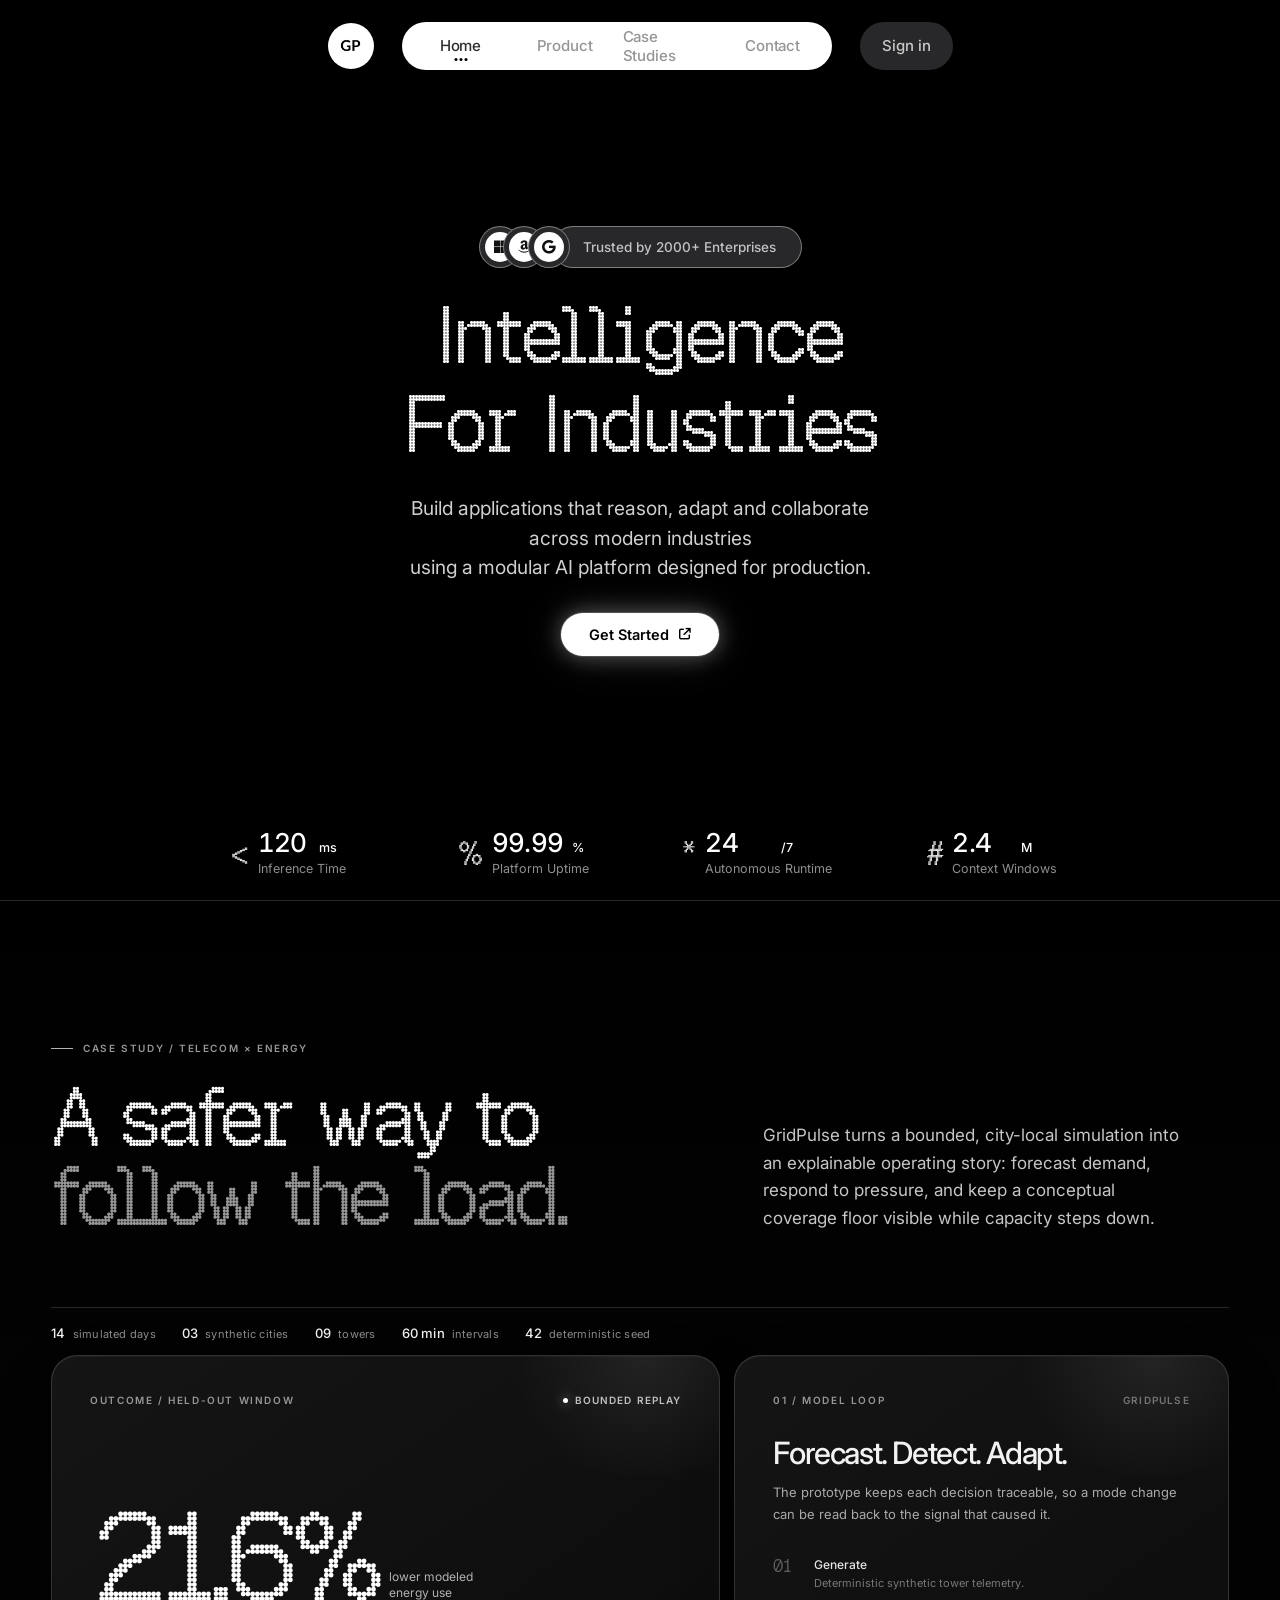
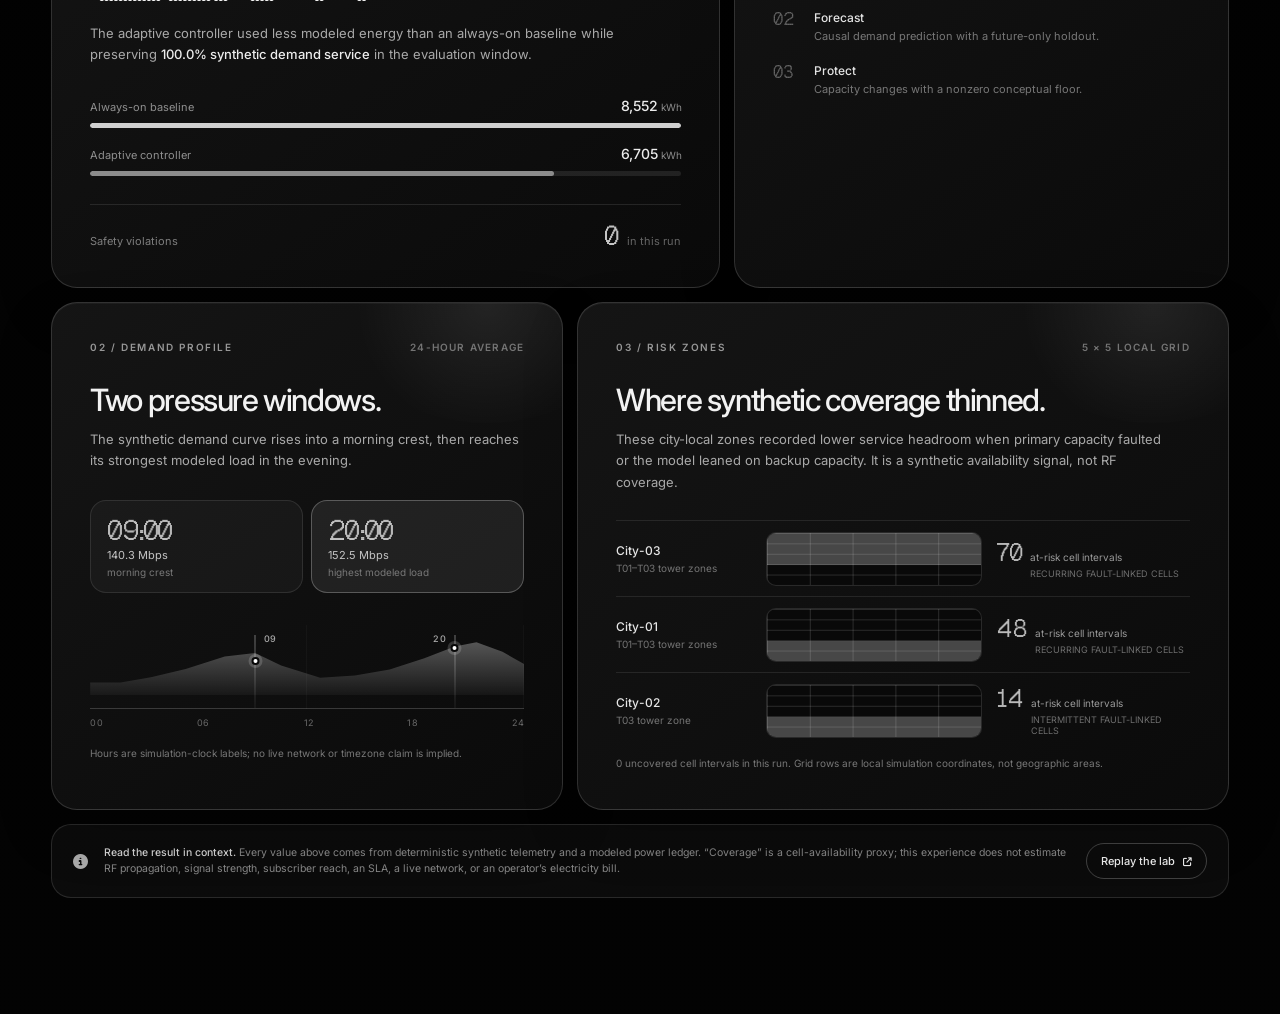
<file: index.html>
<!doctype html>
<html lang="en">
  <head>
    <meta charset="utf-8" />
    <meta name="viewport" content="width=device-width, initial-scale=1" />
    <meta name="theme-color" content="#000000" />
    <meta name="description" content="GridPulse — intelligence for industries." />
    <title>Intelligence For Industries</title>
    <link rel="preconnect" href="https://fonts.googleapis.com" />
    <link rel="preconnect" href="https://fonts.gstatic.com" crossorigin />
    <link href="https://fonts.googleapis.com/css2?family=Inter:wght@400;500;600&display=swap" rel="stylesheet" />
    <link href="https://db.onlinewebfonts.com/c/8cb707a9b8a73f8a7403336b861c3074?family=BubbledotICG-FinePos" rel="stylesheet" />
    <link
      rel="stylesheet"
      href="https://cdnjs.cloudflare.com/ajax/libs/font-awesome/6.5.2/css/all.min.css"
      integrity="sha512-SnH5WK+bZxgPHs44uWIX+LLJAJ9/2PkPKZ5QiAj6Ta86w+fsb2TkcmfRyVX3pBnMFcV7oQPJkl9QevSCWr3W6A=="
      crossorigin="anonymous"
      referrerpolicy="no-referrer"
    />
    <link rel="stylesheet" href="styles.css" />
  </head>
  <body>
    <div class="bg" aria-hidden="true">
      <video class="bg-video" autoplay muted loop playsinline preload="metadata">
        <source src="https://d8j0ntlcm91z4.cloudfront.net/user_38xzZboKViGWJOttwIXH07lWA1P/hf_20260809_012548_ef22562c-c0ae-4816-ad9d-f8922af4e6a7.mp4" type="video/mp4" />
      </video>
      <div class="bg-shade"></div>
    </div>

    <div class="page" id="home">
      <header class="site-header" aria-label="Primary navigation">
        <a class="logo-button" href="#home" aria-label="GridPulse home">
          <img src="assets/logo.webp" alt="" width="52" height="52" />
        </a>

        <nav class="desktop-nav" aria-label="Main navigation">
          <a class="is-active" href="#home">Home</a>
          <a href="lab.html">Product</a>
          <a href="#case-studies">Case Studies</a>
          <a href="#contact">Contact</a>
        </nav>

        <a class="sign-in" href="#contact">Sign in</a>

        <button class="menu-toggle" id="menu-toggle" type="button" aria-label="Open navigation" aria-controls="mobile-menu" aria-expanded="false">
          <span></span><span></span><span></span>
        </button>
      </header>

      <main class="hero" id="product">
        <div class="hero-inner">
          <div class="trust-row anim" style="--d: 0.05s">
            <div class="trust-avatars" aria-label="Microsoft, Amazon and Google">
              <span class="trust-avatar trust-avatar-one"><span><i class="fa-brands fa-microsoft" aria-hidden="true"></i></span></span>
              <span class="trust-avatar trust-avatar-two"><span><i class="fa-brands fa-amazon" aria-hidden="true"></i></span></span>
              <span class="trust-avatar trust-avatar-three"><span><i class="fa-brands fa-google" aria-hidden="true"></i></span></span>
            </div>
            <span class="trust-pill">Trusted by 2000+ Enterprises</span>
          </div>

          <h1 class="headline" aria-label="Intelligence For Industries">
            <span class="headline-line">Intelligence</span>
            <span class="headline-line">For Industries</span>
          </h1>

          <p class="subhead anim" style="--d: 0.28s">
            Build applications that reason, adapt and collaborate across modern industries<br class="desktop-break" />
            using a modular AI platform designed for production.
          </p>

          <button class="cta anim" style="--d: 0.4s" type="button" data-cta>
            <span>Get Started</span>
            <i class="fa-solid fa-arrow-up-right-from-square" aria-hidden="true"></i>
          </button>
        </div>
      </main>

      <footer class="stats-footer" aria-label="Platform highlights">
        <div class="stat anim" style="--d: 0.5s">
          <span class="stat-symbol" aria-hidden="true">&lt;</span>
          <div class="stat-copy"><strong data-counter data-target="120" data-decimals="0">0</strong><span class="stat-suffix">ms</span><small>Inference Time</small></div>
        </div>
        <div class="stat anim" style="--d: 0.58s">
          <span class="stat-symbol" aria-hidden="true">%</span>
          <div class="stat-copy"><strong data-counter data-target="99.99" data-decimals="2">0</strong><span class="stat-suffix">%</span><small>Platform Uptime</small></div>
        </div>
        <div class="stat anim" style="--d: 0.66s">
          <span class="stat-symbol" aria-hidden="true">*</span>
          <div class="stat-copy"><strong data-counter data-target="24" data-decimals="0">0</strong><span class="stat-suffix">/7</span><small>Autonomous Runtime</small></div>
        </div>
        <div class="stat anim" style="--d: 0.74s">
          <span class="stat-symbol" aria-hidden="true">#</span>
          <div class="stat-copy"><strong data-counter data-target="2.4" data-decimals="1">0</strong><span class="stat-suffix">M</span><small>Context Windows</small></div>
        </div>
      </footer>
    </div>

    <section class="case-study" id="case-studies" aria-labelledby="case-study-title">
      <div class="case-study-inner">
        <div class="case-study-heading">
          <div class="case-study-heading-copy">
            <p class="case-study-eyebrow"><span aria-hidden="true"></span>Case study / telecom × energy</p>
            <h2 id="case-study-title">A safer way to<br /><em>follow the load.</em></h2>
          </div>
          <p class="case-study-intro">
            GridPulse turns a bounded, city-local simulation into an explainable operating story: forecast demand,
            respond to pressure, and keep a conceptual coverage floor visible while capacity steps down.
          </p>
        </div>

        <div class="case-study-meta" aria-label="Simulation setup">
          <span><strong>14</strong> simulated days</span>
          <span><strong>03</strong> synthetic cities</span>
          <span><strong>09</strong> towers</span>
          <span><strong>60 min</strong> intervals</span>
          <span><strong>42</strong> deterministic seed</span>
        </div>

        <div class="case-study-results">
          <article class="case-card outcome-card">
            <div class="case-card-top">
              <span class="case-card-label">Outcome / held-out window</span>
              <span class="case-card-status"><i aria-hidden="true"></i>bounded replay</span>
            </div>
            <div class="outcome-lockup">
              <strong>21.6%</strong>
              <span>lower modeled<br />energy use</span>
            </div>
            <p>
              The adaptive controller used less modeled energy than an always-on baseline while preserving
              <strong>100.0% synthetic demand service</strong> in the evaluation window.
            </p>
            <div class="energy-compare" aria-label="Modeled energy comparison">
              <div class="energy-line">
                <span>Always-on baseline</span>
                <strong>8,552 <small>kWh</small></strong>
                <div class="energy-bar"><span class="energy-bar-fill energy-bar-baseline"></span></div>
              </div>
              <div class="energy-line">
                <span>Adaptive controller</span>
                <strong>6,705 <small>kWh</small></strong>
                <div class="energy-bar"><span class="energy-bar-fill energy-bar-adaptive"></span></div>
              </div>
            </div>
            <div class="outcome-foot"><span>Safety violations</span><strong>0</strong><span class="outcome-foot-note">in this run</span></div>
          </article>

          <article class="case-card method-card">
            <div class="case-card-top">
              <span class="case-card-label">01 / Model loop</span>
              <span class="case-card-index">GridPulse</span>
            </div>
            <h3>Forecast. Detect. Adapt.</h3>
            <p>The prototype keeps each decision traceable, so a mode change can be read back to the signal that caused it.</p>
            <ol class="method-list">
              <li><span>01</span><div><strong>Generate</strong><small>Deterministic synthetic tower telemetry.</small></div></li>
              <li><span>02</span><div><strong>Forecast</strong><small>Causal demand prediction with a future-only holdout.</small></div></li>
              <li><span>03</span><div><strong>Protect</strong><small>Capacity changes with a nonzero conceptual floor.</small></div></li>
            </ol>
          </article>
        </div>

        <div class="case-study-detail-grid">
          <article class="case-card peak-card">
            <div class="case-card-top">
              <span class="case-card-label">02 / Demand profile</span>
              <span class="case-card-index">24-hour average</span>
            </div>
            <h3>Two pressure windows.</h3>
            <p>The synthetic demand curve rises into a morning crest, then reaches its strongest modeled load in the evening.</p>
            <div class="peak-readouts">
              <div class="peak-readout"><strong>09:00</strong><span>140.3 Mbps</span><small>morning crest</small></div>
              <div class="peak-readout peak-readout-highlight"><strong>20:00</strong><span>152.5 Mbps</span><small>highest modeled load</small></div>
            </div>
            <div class="peak-chart" aria-hidden="true">
              <span class="peak-curve"></span>
              <span class="peak-marker peak-marker-morning"><i></i><b>09</b></span>
              <span class="peak-marker peak-marker-evening"><i></i><b>20</b></span>
            </div>
            <div class="peak-axis" aria-hidden="true"><span>00</span><span>06</span><span>12</span><span>18</span><span>24</span></div>
            <p class="case-card-note">Hours are simulation-clock labels; no live network or timezone claim is implied.</p>
          </article>

          <article class="case-card risk-card">
            <div class="case-card-top">
              <span class="case-card-label">03 / Risk zones</span>
              <span class="case-card-index">5 × 5 local grid</span>
            </div>
            <h3>Where synthetic coverage thinned.</h3>
            <p>These city-local zones recorded lower service headroom when primary capacity faulted or the model leaned on backup capacity. It is a synthetic availability signal, not RF coverage.</p>
            <div class="risk-zones">
              <div class="risk-zone">
                <div class="risk-zone-head"><strong>City-03</strong><span>T01–T03 tower zones</span></div>
                <div class="risk-map risk-map-upper" aria-hidden="true"></div>
                <div class="risk-zone-value"><strong>70</strong><span>at-risk cell intervals</span><small>recurring fault-linked cells</small></div>
              </div>
              <div class="risk-zone">
                <div class="risk-zone-head"><strong>City-01</strong><span>T01–T03 tower zones</span></div>
                <div class="risk-map risk-map-lower" aria-hidden="true"></div>
                <div class="risk-zone-value"><strong>48</strong><span>at-risk cell intervals</span><small>recurring fault-linked cells</small></div>
              </div>
              <div class="risk-zone">
                <div class="risk-zone-head"><strong>City-02</strong><span>T03 tower zone</span></div>
                <div class="risk-map risk-map-lower" aria-hidden="true"></div>
                <div class="risk-zone-value"><strong>14</strong><span>at-risk cell intervals</span><small>intermittent fault-linked cells</small></div>
              </div>
            </div>
            <p class="case-card-note">0 uncovered cell intervals in this run. Grid rows are local simulation coordinates, not geographic areas.</p>
          </article>
        </div>

        <div class="case-study-disclaimer">
          <i class="fa-solid fa-circle-info" aria-hidden="true"></i>
          <p><strong>Read the result in context.</strong> Every value above comes from deterministic synthetic telemetry and a modeled power ledger. “Coverage” is a cell-availability proxy; this experience does not estimate RF propagation, signal strength, subscriber reach, an SLA, a live network, or an operator’s electricity bill.</p>
          <a class="case-study-link" href="lab.html">Replay the lab <i class="fa-solid fa-arrow-up-right-from-square" aria-hidden="true"></i></a>
        </div>
      </div>
    </section>

    <div class="mobile-menu" id="mobile-menu" hidden>
      <button class="menu-scrim" type="button" aria-label="Close navigation" data-menu-close></button>
      <nav class="menu-sheet" aria-label="Mobile navigation">
        <a class="is-active" href="#home">Home</a>
        <a href="lab.html">Product</a>
        <a href="#case-studies">Case Studies</a>
        <a href="#contact">Contact</a>
        <a class="mobile-sign-in" href="#contact">Sign in</a>
      </nav>
    </div>

    <div class="toast" id="toast" role="status" aria-live="polite" aria-hidden="true"></div>
    <script src="main.js"></script>
  </body>
</html>
</file>
<file: styles.css>
:root {
  --bg: #000000;
  --text: #ffffff;
  --muted: #8e8e8e;
  --nav-text: #2e2e2e;
  --pill-dark: #28282a;
  --sign-in-text: #c8c8c8;
  --nav-shadow: 0 4px 14px rgba(0, 0, 0, 0.16);
  --trust-bg: #28282a;
  --trust-border: rgba(255, 255, 255, 0.4);
  --trust-text: #c4c2c3;
  --font-sans: "Inter", "Segoe UI", system-ui, sans-serif;
  --font-display: "BubbledotICG-FinePos", "Geist Pixel Circle", monospace;
  --case-border: rgba(255, 255, 255, .15);
  --case-muted: #979797;
  --case-surface: rgba(12, 12, 12, .86);
}

@font-face {
  font-family: "Geist Pixel Circle";
  src: url("fonts/GeistPixel-Circle.woff2") format("woff2");
  font-weight: 400;
  font-style: normal;
  font-display: swap;
}

*, *::before, *::after { box-sizing: border-box; }

html {
  min-width: 320px;
  height: 100%;
  background: var(--bg);
  scroll-behavior: smooth;
}

body {
  height: auto;
  min-height: 100%;
  min-width: 320px;
  margin: 0;
  overflow-x: hidden;
  overflow-y: auto;
  color: var(--text);
  background: var(--bg);
  font-family: var(--font-sans);
  -webkit-font-smoothing: antialiased;
  text-rendering: optimizeLegibility;
}

body.menu-open { overflow: hidden; }

button, a { font: inherit; }
button { border: 0; cursor: pointer; }
a { color: inherit; text-decoration: none; }

button:focus-visible, a:focus-visible {
  outline: 2px solid rgba(255, 255, 255, .9);
  outline-offset: 4px;
}

[hidden] { display: none !important; }

.bg {
  position: fixed;
  z-index: 0;
  inset: 0;
  overflow: hidden;
  background: #000;
}

.bg-video {
  position: absolute;
  z-index: 0;
  inset: 0;
  width: 100%;
  height: 100%;
  object-fit: cover;
  pointer-events: none;
}

.bg-shade {
  position: absolute;
  z-index: 1;
  inset: 0;
  pointer-events: none;
  background:
    radial-gradient(circle at 50% 45%, rgba(0, 0, 0, .06), rgba(0, 0, 0, .46) 78%),
    linear-gradient(180deg, rgba(0, 0, 0, .32), rgba(0, 0, 0, .16) 45%, rgba(0, 0, 0, .54));
}

.page {
  position: relative;
  z-index: 1;
  display: flex;
  width: 100%;
  height: 100vh;
  height: 100dvh;
  min-height: 480px;
  flex-direction: column;
  align-items: center;
  overflow: hidden;
  padding: clamp(16px, 2.4vh, 28px) clamp(14px, 3vw, 32px);
}

.case-study {
  position: relative;
  z-index: 1;
  padding: clamp(84px, 11vw, 148px) clamp(14px, 4vw, 56px) clamp(76px, 9vw, 126px);
  border-top: 1px solid rgba(255, 255, 255, .14);
  background: linear-gradient(180deg, rgba(0, 0, 0, .76), rgba(3, 3, 3, .94) 28%, rgba(3, 3, 3, .98));
}

.case-study-inner { width: min(1180px, 100%); margin: 0 auto; }

.case-study-heading {
  display: grid;
  grid-template-columns: minmax(0, 1fr) minmax(290px, .75fr);
  gap: clamp(34px, 7vw, 104px);
  align-items: end;
}

.case-study-eyebrow,
.case-card-label,
.case-card-index,
.case-card-status {
  margin: 0;
  color: var(--case-muted);
  font-size: 10px;
  font-weight: 600;
  letter-spacing: .16em;
  line-height: 1.3;
  text-transform: uppercase;
}

.case-study-eyebrow { display: flex; align-items: center; gap: 10px; }
.case-study-eyebrow > span { width: 22px; height: 1px; background: rgba(255, 255, 255, .7); }

.case-study-heading h2 {
  max-width: 760px;
  margin: 23px 0 0;
  color: #fff;
  font-family: var(--font-display);
  font-size: clamp(44px, 6.6vw, 82px);
  font-weight: 400;
  letter-spacing: -.075em;
  line-height: .96;
}

.case-study-heading h2 em { color: #979797; font-style: normal; }

.case-study-intro {
  max-width: 430px;
  margin: 0 0 3px;
  color: #c6c6c6;
  font-size: clamp(15px, 1.55vw, 17px);
  line-height: 1.62;
}

.case-study-meta {
  display: flex;
  flex-wrap: wrap;
  gap: 10px 26px;
  margin-top: clamp(44px, 6vw, 72px);
  border-top: 1px solid var(--case-border);
  padding-top: 17px;
  color: #8c8c8c;
  font-size: 11px;
  letter-spacing: .02em;
}

.case-study-meta span { display: inline-flex; align-items: baseline; gap: 7px; }
.case-study-meta strong { color: #f2f2f2; font-size: 13px; font-weight: 500; }

.case-study-results,
.case-study-detail-grid {
  display: grid;
  gap: 14px;
}

.case-study-results {
  grid-template-columns: minmax(0, 1.15fr) minmax(310px, .85fr);
  margin-top: 14px;
}

.case-study-detail-grid {
  grid-template-columns: minmax(0, .88fr) minmax(0, 1.12fr);
  margin-top: 14px;
}

.case-card {
  position: relative;
  overflow: hidden;
  border: 1px solid var(--case-border);
  border-radius: 26px;
  background: linear-gradient(145deg, rgba(23, 23, 23, .9), var(--case-surface));
  box-shadow: 0 22px 56px rgba(0, 0, 0, .18), inset 0 1px rgba(255, 255, 255, .04);
}

.case-card::before {
  position: absolute;
  top: -120px;
  right: -80px;
  width: 310px;
  height: 240px;
  border-radius: 50%;
  content: "";
  background: radial-gradient(circle, rgba(255, 255, 255, .08), transparent 67%);
  pointer-events: none;
}

.case-card-top,
.case-card > h3,
.case-card > p,
.case-card > .outcome-lockup,
.case-card > .energy-compare,
.case-card > .outcome-foot,
.case-card > .method-list,
.case-card > .peak-readouts,
.case-card > .peak-chart,
.case-card > .peak-axis,
.case-card > .risk-zones {
  position: relative;
  z-index: 1;
}

.case-card-top { display: flex; align-items: center; justify-content: space-between; gap: 16px; }
.case-card-status { display: inline-flex; align-items: center; gap: 7px; color: #c1c1c1; letter-spacing: .11em; }
.case-card-status i { width: 5px; height: 5px; border-radius: 50%; background: #fff; box-shadow: 0 0 12px rgba(255, 255, 255, .65); }
.case-card-index { color: #747474; letter-spacing: .12em; white-space: nowrap; }

.outcome-card,
.method-card,
.peak-card,
.risk-card { padding: clamp(24px, 3vw, 38px); }

.outcome-card { min-height: 430px; }

.outcome-lockup { display: flex; align-items: flex-end; gap: 16px; margin: clamp(62px, 8vw, 102px) 0 17px; }
.outcome-lockup strong { color: #fff; font-family: var(--font-display); font-size: clamp(70px, 10vw, 124px); font-weight: 400; letter-spacing: -.09em; line-height: .78; }
.outcome-lockup span { padding-bottom: 5px; color: #b2b2b2; font-size: 12px; line-height: 1.35; }

.outcome-card > p,
.method-card > p,
.peak-card > p,
.risk-card > p {
  max-width: 560px;
  margin: 0;
  color: #a9a9a9;
  font-size: 13px;
  line-height: 1.65;
}

.outcome-card > p strong { color: #ededed; font-weight: 500; }

.energy-compare { display: grid; gap: 17px; margin-top: 31px; }
.energy-line { display: grid; grid-template-columns: 1fr auto; gap: 9px 15px; align-items: baseline; }
.energy-line > span { color: #8f8f8f; font-size: 11px; }
.energy-line > strong { color: #ebebeb; font-size: 14px; font-weight: 500; letter-spacing: -.02em; }
.energy-line small { color: #8d8d8d; font-size: 10px; font-weight: 400; }
.energy-bar { grid-column: 1 / -1; height: 5px; overflow: hidden; border-radius: 99px; background: rgba(255, 255, 255, .09); }
.energy-bar-fill { display: block; height: 100%; border-radius: inherit; background: #eee; }
.energy-bar-baseline { width: 100%; opacity: .85; }
.energy-bar-adaptive { width: 78.4%; background: #8c8c8c; }

.outcome-foot { display: flex; align-items: baseline; gap: 8px; margin-top: 28px; border-top: 1px solid rgba(255, 255, 255, .1); padding-top: 17px; color: #7e7e7e; font-size: 11px; }
.outcome-foot strong { margin-left: auto; color: #fff; font-family: var(--font-display); font-size: 27px; font-weight: 400; line-height: 1; }
.outcome-foot-note { color: #656565; }

.method-card h3,
.peak-card h3,
.risk-card h3 {
  margin: 29px 0 13px;
  color: #f2f2f2;
  font-size: clamp(23px, 2.4vw, 31px);
  font-weight: 500;
  letter-spacing: -.045em;
  line-height: 1.08;
}

.method-list { display: grid; gap: 18px; margin: 32px 0 0; padding: 0; list-style: none; }
.method-list li { display: grid; grid-template-columns: 29px 1fr; gap: 12px; align-items: start; }
.method-list li > span { color: #777; font-family: var(--font-display); font-size: 18px; line-height: 1; }
.method-list strong { display: block; color: #e4e4e4; font-size: 12px; font-weight: 500; }
.method-list small { display: block; margin-top: 4px; color: #777; font-size: 11px; line-height: 1.45; }

.peak-card,
.risk-card { min-height: 430px; }

.peak-readouts { display: grid; grid-template-columns: repeat(2, minmax(0, 1fr)); gap: 8px; margin-top: 28px; }
.peak-readout { display: grid; gap: 4px; border: 1px solid rgba(255, 255, 255, .1); border-radius: 16px; padding: 15px 16px 14px; background: rgba(255, 255, 255, .035); }
.peak-readout-highlight { border-color: rgba(255, 255, 255, .25); background: rgba(255, 255, 255, .08); }
.peak-readout strong { color: #f0f0f0; font-family: var(--font-display); font-size: 28px; font-weight: 400; letter-spacing: -.06em; line-height: 1; }
.peak-readout span { color: #c4c4c4; font-size: 11px; }
.peak-readout small { color: #777; font-size: 10px; }

.peak-chart { height: 84px; margin-top: 32px; overflow: hidden; border-bottom: 1px solid rgba(255, 255, 255, .18); background: repeating-linear-gradient(to right, transparent 0, transparent calc(25% - 1px), rgba(255, 255, 255, .055) 25%); }
.peak-curve { position: absolute; inset: 11px 0 13px; background: linear-gradient(180deg, rgba(255, 255, 255, .33), rgba(255, 255, 255, .04)); clip-path: polygon(0 79%, 7% 79%, 14% 70%, 22% 56%, 31% 35%, 38% 29%, 44% 50%, 53% 71%, 61% 67%, 69% 57%, 77% 38%, 84% 18%, 89% 11%, 95% 27%, 100% 48%, 100% 100%, 0 100%); }
.peak-marker { position: absolute; top: 10px; bottom: 0; width: 1px; transform: translateX(-50%); }
.peak-marker::before { position: absolute; inset: 0; content: ""; background: linear-gradient(180deg, rgba(255, 255, 255, .42), rgba(255, 255, 255, .08)); }
.peak-marker i { position: absolute; top: 26%; left: 50%; width: 8px; height: 8px; border: 2px solid #080808; border-radius: 50%; background: #fff; box-shadow: 0 0 0 3px rgba(255, 255, 255, .16); transform: translateX(-50%); }
.peak-marker b { position: absolute; top: -2px; left: 9px; color: #aaa; font-size: 9px; font-weight: 500; letter-spacing: .06em; }
.peak-marker-morning { left: 38%; }
.peak-marker-morning i { top: 30%; }
.peak-marker-evening { left: 84%; }
.peak-marker-evening i { top: 12%; }
.peak-marker-evening b { left: auto; right: 9px; }
.peak-axis { display: flex; justify-content: space-between; margin-top: 8px; color: #686868; font-size: 9px; letter-spacing: .05em; }

.case-card-note { margin-top: 18px !important; color: #777 !important; font-size: 10px !important; line-height: 1.5 !important; }

.risk-zones { display: grid; gap: 10px; margin-top: 27px; }
.risk-zone { display: grid; grid-template-columns: minmax(112px, .63fr) minmax(105px, 1fr) minmax(132px, .9fr); gap: 14px; align-items: center; border-top: 1px solid rgba(255, 255, 255, .09); padding-top: 11px; }
.risk-zone-head { display: grid; gap: 4px; }
.risk-zone-head strong { color: #e6e6e6; font-size: 12px; font-weight: 500; }
.risk-zone-head span { color: #747474; font-size: 10px; line-height: 1.3; }
.risk-map { position: relative; isolation: isolate; min-height: 54px; overflow: hidden; border: 1px solid rgba(255, 255, 255, .13); border-radius: 10px; background-color: #090909; }
.risk-map::before { position: absolute; z-index: 0; top: 0; right: 0; left: 0; height: 60%; content: ""; background: rgba(255, 255, 255, .25); }
.risk-map-lower::before { top: auto; bottom: 0; height: 40%; background: rgba(255, 255, 255, .25); }
.risk-map::after { position: absolute; z-index: 1; inset: 0; content: ""; background-image: linear-gradient(to right, rgba(255, 255, 255, .14) 1px, transparent 1px), linear-gradient(to bottom, rgba(255, 255, 255, .14) 1px, transparent 1px); background-size: 20% 100%, 100% 20%; }
.risk-zone-value { display: grid; grid-template-columns: auto 1fr; gap: 3px 8px; align-items: baseline; }
.risk-zone-value strong { color: #f1f1f1; font-family: var(--font-display); font-size: 25px; font-weight: 400; letter-spacing: -.04em; line-height: 1; }
.risk-zone-value span { color: #999; font-size: 10px; line-height: 1.25; }
.risk-zone-value small { grid-column: 2; color: #6e6e6e; font-size: 9px; text-transform: uppercase; }

.case-study-disclaimer { display: grid; grid-template-columns: auto 1fr auto; gap: 16px; align-items: center; margin-top: 14px; border: 1px solid rgba(255, 255, 255, .12); border-radius: 20px; padding: 18px 21px; background: rgba(255, 255, 255, .035); }
.case-study-disclaimer > i { color: #aaa; font-size: 15px; }
.case-study-disclaimer p { margin: 0; color: #888; font-size: 10.5px; line-height: 1.55; }
.case-study-disclaimer p strong { color: #d3d3d3; font-weight: 500; }
.case-study-link { display: inline-flex; align-items: center; gap: 8px; flex: 0 0 auto; border: 1px solid rgba(255, 255, 255, .22); border-radius: 999px; padding: 10px 14px; color: #ededed; font-size: 11px; font-weight: 500; transition: border-color .2s ease, background .2s ease, transform .2s ease; }
.case-study-link:hover { border-color: rgba(255, 255, 255, .55); background: rgba(255, 255, 255, .08); transform: translateY(-1px); }
.case-study-link i { font-size: 9px; }

@media (max-width: 780px) {
  .case-study-heading { grid-template-columns: 1fr; gap: 27px; }
  .case-study-intro { max-width: 620px; }
  .case-study-results,
  .case-study-detail-grid { grid-template-columns: 1fr; }
}

.site-header,
.hero,
.stats-footer {
  position: relative;
  z-index: 1;
}

.site-header {
  display: flex;
  width: min(100%, 720px);
  flex: 0 0 auto;
  align-items: center;
  justify-content: center;
  gap: clamp(18px, 2.8vw, 28px);
  animation: slideDown .7s cubic-bezier(.22, 1, .36, 1) both;
}

.logo-button,
.logo-button img {
  width: clamp(40px, 4.4vw, 46px);
  height: clamp(40px, 4.4vw, 46px);
}

.logo-button {
  display: grid;
  flex: 0 0 auto;
  place-items: center;
  overflow: hidden;
  border-radius: 50%;
  background: #fff;
  box-shadow: var(--nav-shadow);
  transition: transform .2s ease;
}

.logo-button:hover { transform: scale(1.04); }
.logo-button img { width: 72%; height: 72%; object-fit: contain; }

.desktop-nav {
  display: flex;
  min-width: 0;
  max-width: 430px;
  height: clamp(44px, 5.2vw, 48px);
  flex: 1;
  align-items: center;
  justify-content: space-around;
  gap: 2px;
  border-radius: 999px;
  padding: 4px 8px;
  background: #fff;
  box-shadow: var(--nav-shadow);
}

.desktop-nav a {
  position: relative;
  display: grid;
  height: 100%;
  flex: 1;
  place-items: center;
  padding: 0 5px;
  color: var(--nav-text);
  font-size: clamp(13px, 1.4vw, 15px);
  font-weight: 500;
  letter-spacing: -.01em;
  opacity: .5;
  transition: opacity .2s ease;
}

.desktop-nav a:hover { opacity: .75; }
.desktop-nav a.is-active { opacity: 1; }
.desktop-nav a.is-active::after,
.menu-sheet a.is-active::after {
  position: absolute;
  bottom: 5px;
  left: 50%;
  width: 3px;
  height: 3px;
  border-radius: 50%;
  content: "";
  background: #000;
  box-shadow: -5px 0 #000, 5px 0 #000;
  transform: translateX(-50%);
}

.sign-in {
  display: grid;
  height: clamp(44px, 5.2vw, 48px);
  flex: 0 0 auto;
  place-items: center;
  border-radius: 999px;
  padding: 0 clamp(16px, 2.3vw, 22px);
  color: var(--sign-in-text);
  background: var(--pill-dark);
  box-shadow: var(--nav-shadow);
  font-size: clamp(13px, 1.4vw, 15px);
  font-weight: 500;
  transition: background .2s ease, color .2s ease, transform .2s ease;
}

.sign-in:hover { color: #fff; background: #323234; transform: translateY(-1px); }

.menu-toggle {
  display: none;
  width: 48px;
  height: 48px;
  place-items: center;
  border-radius: 50%;
  background: var(--pill-dark);
  box-shadow: var(--nav-shadow);
  transition: background .2s ease;
}

.menu-toggle span {
  position: absolute;
  width: 18px;
  height: 1.5px;
  border-radius: 99px;
  background: #fff;
  transition: transform .25s ease, background .2s ease;
}

.menu-toggle span:nth-child(1) { transform: translateY(-6px); }
.menu-toggle span:nth-child(3) { transform: translateY(6px); }
.menu-toggle[aria-expanded="true"] { background: #fff; }
.menu-toggle[aria-expanded="true"] span { background: #000; }
.menu-toggle[aria-expanded="true"] span:nth-child(1) { transform: rotate(45deg); }
.menu-toggle[aria-expanded="true"] span:nth-child(2) { opacity: 0; }
.menu-toggle[aria-expanded="true"] span:nth-child(3) { transform: rotate(-45deg); }

.hero {
  display: flex;
  width: 100%;
  min-height: 0;
  flex: 1 1 auto;
  align-items: center;
  justify-content: center;
  text-align: center;
}

.hero-inner {
  display: flex;
  width: min(100%, 900px);
  flex-direction: column;
  align-items: center;
  justify-content: center;
  padding: 20px 0;
}

.trust-row {
  --trust-size: clamp(36px, 4.5vw, 42px);
  display: inline-flex;
  height: var(--trust-size);
  align-items: center;
  margin-bottom: clamp(16px, 2.5vh, 26px);
}

.trust-avatars { display: flex; height: 100%; align-items: center; }
.trust-avatar {
  position: relative;
  z-index: 1;
  display: grid;
  width: var(--trust-size);
  height: var(--trust-size);
  flex: 0 0 auto;
  place-items: center;
  border: 1px solid var(--trust-border);
  border-radius: 50%;
  padding: 5px;
  background: var(--trust-bg);
  transition: transform .35s ease;
}

.trust-avatar > span {
  display: grid;
  width: 100%;
  height: 100%;
  place-items: center;
  border-radius: 50%;
  color: #111;
  background: #fff;
}

.trust-avatar i { font-size: calc(var(--trust-size) * .34); }
.trust-avatar + .trust-avatar { margin-left: calc(var(--trust-size) * -.42); }
.trust-avatar-one:hover { transform: translateY(-2px); }
.trust-avatar-two { z-index: 2; }.trust-avatar-two:hover { transform: translateY(-4px); }
.trust-avatar-three { z-index: 4; }.trust-avatar-three:hover { transform: translateY(-2px); }

.trust-pill {
  z-index: 3;
  display: grid;
  height: var(--trust-size);
  place-items: center;
  margin-left: calc(var(--trust-size) * -.42);
  border: 1px solid var(--trust-border);
  border-radius: 999px;
  padding: 0 calc(var(--trust-size) * .58) 0 calc(var(--trust-size) * .72);
  color: var(--trust-text);
  background: var(--trust-bg);
  font-size: clamp(12px, 1.4vw, 13.5px);
  font-weight: 500;
  white-space: nowrap;
}

.headline {
  max-width: 100%;
  margin: 0;
  overflow: hidden;
  color: #fff;
  font-family: var(--font-display);
  font-size: clamp(28px, 6.2vw, 80px);
  font-weight: 400;
  letter-spacing: -.04em;
  line-height: 1.12;
  text-align: center;
  white-space: nowrap;
}

.headline-line {
  display: block;
  opacity: 0;
  transform: translateY(14px);
  animation: headlineFade .85s cubic-bezier(.22, 1, .36, 1) forwards;
}

.headline-line:first-child { animation-delay: .12s; }
.headline-line:last-child { animation-delay: .3s; }

.subhead {
  max-width: min(500px, 92%);
  margin: clamp(18px, 2.8vh, 28px) 0 0;
  color: #d0d0d0;
  font-size: clamp(calc(13.5px + 2pt), calc(1.55vw + 2pt), calc(16.5px + 2pt));
  font-weight: 400;
  line-height: 1.55;
  opacity: .8;
}

.cta {
  display: inline-flex;
  align-items: center;
  gap: 10px;
  margin-top: clamp(22px, 3.3vh, 34px);
  border-radius: 999px;
  padding: clamp(11px, 1.6vh, 13px) clamp(22px, 3vw, 28px);
  color: #000;
  background: #fff;
  box-shadow: 0 0 0 1px rgba(255,255,255,.15), 0 0 22px rgba(255,255,255,.32), 0 0 44px rgba(255,255,255,.12);
  font-size: clamp(13.5px, 1.5vw, 14.5px);
  font-weight: 600;
  transition: transform .2s ease, box-shadow .2s ease;
}

.cta:hover {
  transform: translateY(-2px) scale(1.02);
  box-shadow: 0 0 0 1px rgba(255,255,255,.2), 0 0 28px rgba(255,255,255,.46), 0 0 58px rgba(255,255,255,.18);
}

.cta i { font-size: .8em; }

.stats-footer {
  display: grid;
  width: min(100%, 920px);
  flex: 0 0 auto;
  grid-template-columns: repeat(4, 1fr);
  gap: 18px;
  padding: clamp(10px, 2vh, 20px) 0 2px;
}

.stat {
  display: flex;
  min-width: 0;
  align-items: center;
  justify-content: center;
  gap: 9px;
  text-align: left;
}

.stat-symbol {
  flex: 0 0 auto;
  color: #fff;
  font-family: var(--font-display);
  font-size: clamp(22px, 3vw, 33px);
  line-height: 1;
}

.stat-copy { display: grid; grid-template-columns: auto auto; align-items: baseline; column-gap: 4px; min-width: 0; }
.stat-copy strong { color: #fff; font-size: clamp(18px, 2.2vw, 26px); font-variant-numeric: tabular-nums; font-weight: 500; letter-spacing: -.025em; line-height: 1; }
.stat-suffix { color: #fff; font-size: clamp(11px, 1.2vw, 12.5px); font-weight: 500; }
.stat-copy small { grid-column: 1 / -1; margin-top: 5px; color: var(--muted); font-size: clamp(11px, 1.2vw, 12.5px); white-space: nowrap; }

.anim { opacity: 0; filter: blur(6px); transform: translateY(22px) scale(.98); animation: reveal .85s cubic-bezier(.22, 1, .36, 1) var(--d, 0s) forwards; }
.trust-row.anim { filter: none; }

.mobile-menu { position: fixed; z-index: 10; inset: 0; }
.menu-scrim { position: absolute; inset: 0; width: 100%; height: 100%; background: rgba(0,0,0,.62); backdrop-filter: blur(6px); animation: overlayIn .28s ease both; }
.menu-sheet { position: relative; display: grid; width: calc(100% - 28px); max-width: 520px; margin: 86px auto 0; gap: 2px; border-radius: 28px; padding: 22px 18px 20px; background: #fff; box-shadow: 0 20px 60px rgba(0,0,0,.45); animation: menuIn .38s cubic-bezier(.22,1,.36,1) both; }
.menu-sheet a { position: relative; display: flex; min-height: 48px; align-items: center; justify-content: center; border-radius: 16px; color: #222; font-size: 16px; font-weight: 500; }
.menu-sheet a:hover { background: #f2f2f2; }
.menu-sheet a.is-active::after { bottom: 8px; }
.menu-sheet .mobile-sign-in { margin-top: 10px; color: #fff; background: #28282a; }
.menu-sheet .mobile-sign-in:hover { background: #323234; }

.toast { position: fixed; z-index: 20; right: 20px; bottom: 20px; max-width: min(360px, calc(100% - 40px)); border: 1px solid rgba(255,255,255,.24); border-radius: 999px; padding: 12px 16px; color: #d8d8d8; background: rgba(40,40,42,.92); box-shadow: 0 12px 30px rgba(0,0,0,.35); font-size: 12px; opacity: 0; pointer-events: none; transform: translateY(10px); transition: opacity .2s ease, transform .2s ease; }
.toast.is-visible { opacity: 1; transform: translateY(0); }

@keyframes slideDown { from { opacity: 0; transform: translateY(-18px); } to { opacity: 1; transform: translateY(0); } }
@keyframes reveal { from { opacity: 0; filter: blur(6px); transform: translateY(22px) scale(.98); } to { opacity: 1; filter: blur(0); transform: translateY(0) scale(1); } }
@keyframes headlineFade { from { opacity: 0; transform: translateY(14px); } to { opacity: 1; transform: translateY(0); } }
@keyframes overlayIn { from { opacity: 0; } to { opacity: 1; } }
@keyframes menuIn { from { opacity: 0; transform: translateY(-16px) scale(.98); } to { opacity: 1; transform: translateY(0) scale(1); } }

@media (max-width: 720px) {
  .page { min-height: 520px; }
  .site-header { width: 100%; justify-content: space-between; }
  .desktop-nav, .site-header > .sign-in { display: none; }
  .menu-toggle { display: grid; position: relative; flex: 0 0 auto; }
  .hero-inner { padding: 12px 0; }
  .headline { letter-spacing: -.08em; line-height: 1.05; }
  .stats-footer { grid-template-columns: repeat(2, 1fr); gap: 16px 24px; padding-top: 10px; }
  .stat { justify-content: flex-start; }
  .subhead { max-width: min(520px, 94%); }
  .desktop-break { display: none; }
  .case-study { padding: 78px 14px 62px; }
  .case-study-heading h2 { margin-top: 19px; font-size: clamp(42px, 11vw, 66px); }
  .case-study-meta { gap: 10px 17px; margin-top: 39px; }
  .case-card { border-radius: 21px; }
  .outcome-card,
  .method-card,
  .peak-card,
  .risk-card { padding: 24px 21px; }
  .outcome-card { min-height: 0; }
  .outcome-lockup { margin-top: 57px; }
  .peak-card,
  .risk-card { min-height: 0; }
  .risk-zone { grid-template-columns: minmax(0, 1fr) auto; gap: 10px 14px; }
  .risk-map { grid-column: 1 / -1; grid-row: 2; }
  .risk-zone-value { grid-column: 2; grid-row: 1; }
  .case-study-disclaimer { grid-template-columns: auto 1fr; align-items: start; }
  .case-study-link { grid-column: 2; justify-self: start; }
}

@media (max-width: 420px) {
  .page { padding-right: 14px; padding-left: 14px; }
  .logo-button, .logo-button img { width: 48px; height: 48px; }
  .trust-row { --trust-size: 34px; }
  .trust-pill { padding-right: 10px; padding-left: 20px; font-size: 12px; }
  .headline { font-size: clamp(28px, 9.6vw, 43px); letter-spacing: -.09em; line-height: 1.04; }
  .subhead { margin-top: 17px; font-size: 15px; line-height: 1.45; }
  .cta { margin-top: 22px; }
  .stats-footer { gap: 13px 16px; }
  .stat { gap: 6px; }
  .stat-symbol { font-size: 24px; }
  .stat-copy strong { font-size: 19px; }
  .stat-copy small { font-size: 10.5px; }
  .stat-suffix { font-size: 10px; }
  .menu-sheet { margin-top: 82px; }
  .case-study-meta { font-size: 10px; }
  .case-study-meta strong { font-size: 12px; }
  .outcome-lockup { gap: 12px; }
  .outcome-lockup strong { font-size: clamp(65px, 20vw, 88px); }
  .outcome-lockup span { font-size: 11px; }
  .peak-readouts { grid-template-columns: 1fr; }
  .case-study-disclaimer { gap: 12px; padding: 16px; }
}

@media (max-height: 700px) {
  .hero-inner { padding-top: 2px; padding-bottom: 2px; }
  .trust-row { margin-bottom: 14px; }
  .subhead { margin-top: 13px; line-height: 1.4; }
  .cta { margin-top: 17px; }
  .stats-footer { padding-top: 6px; }
}

@media (prefers-reduced-motion: reduce) {
  *, *::before, *::after {
    scroll-behavior: auto !important;
    animation-duration: .001ms !important;
    animation-iteration-count: 1 !important;
    transition-duration: .001ms !important;
  }
  .anim, .headline-line { opacity: 1; filter: none; transform: none; }
  .bg-video { display: none; }
}
</file>
